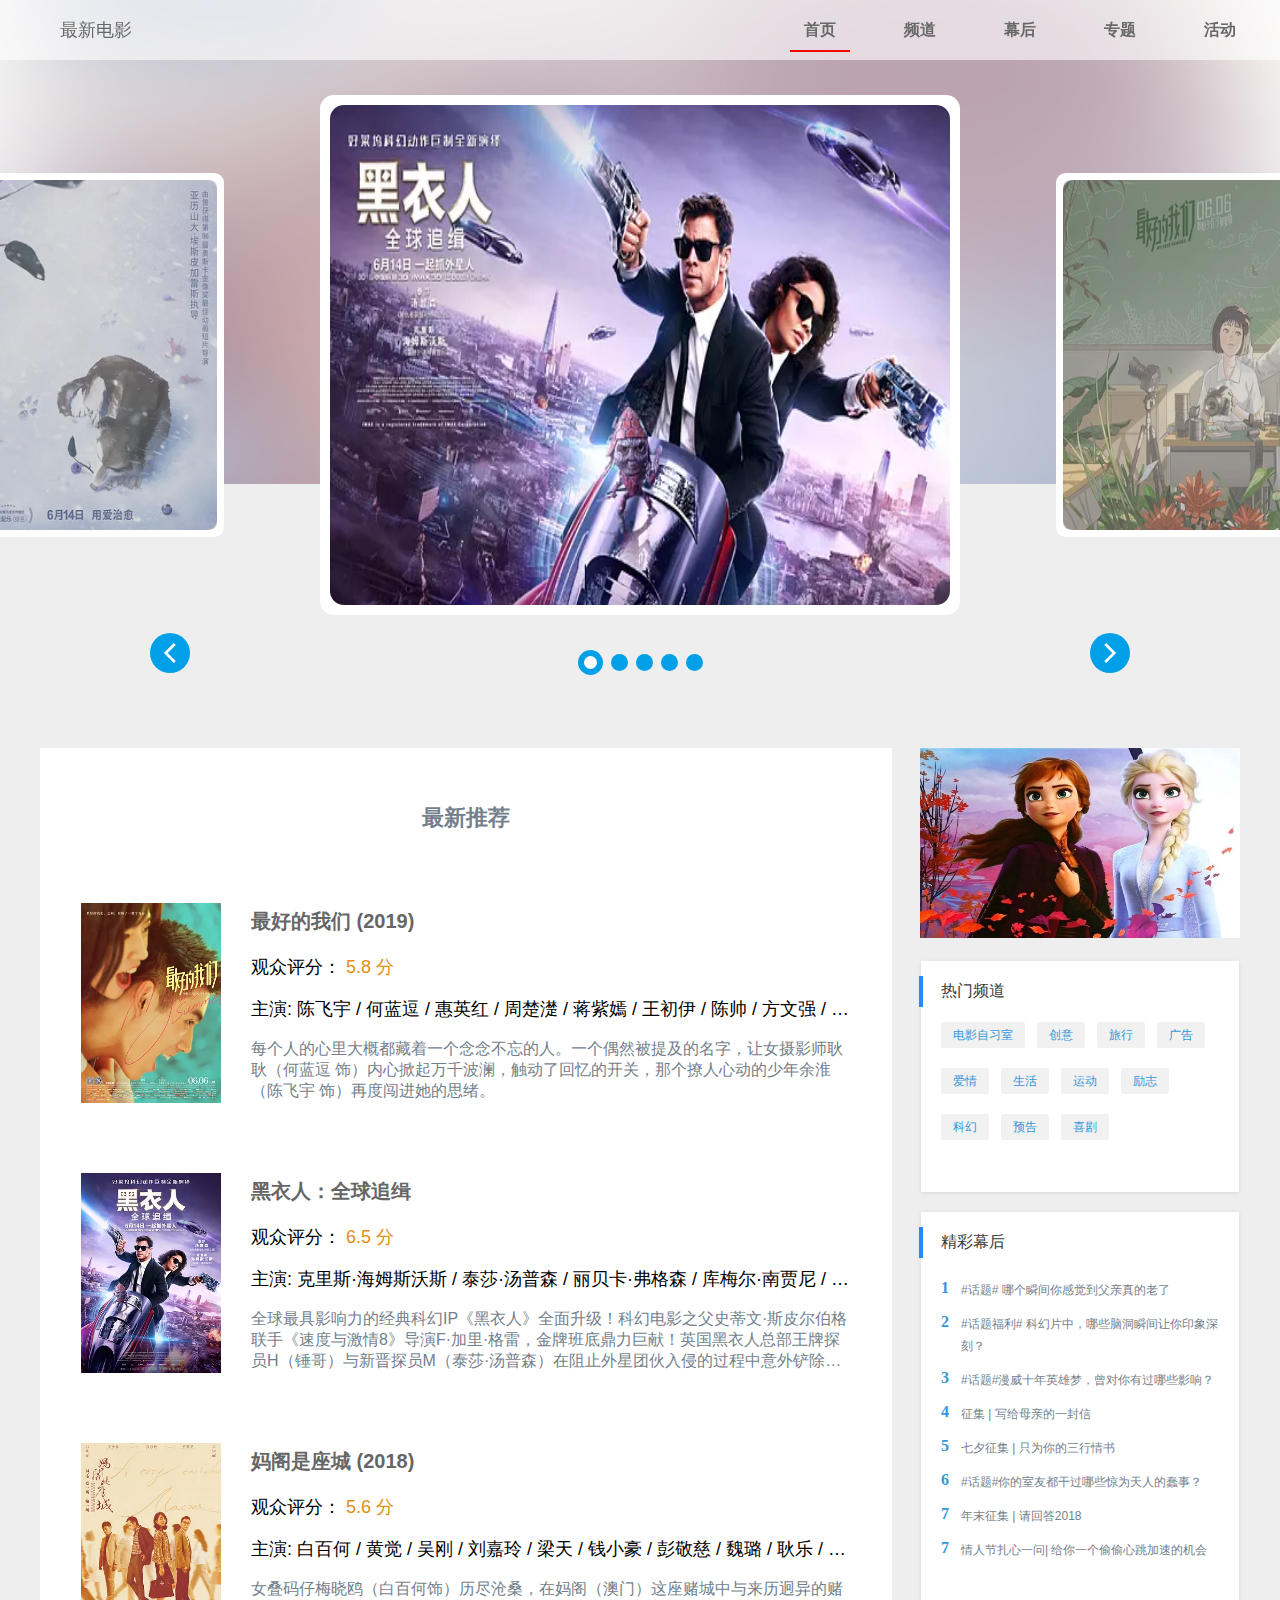
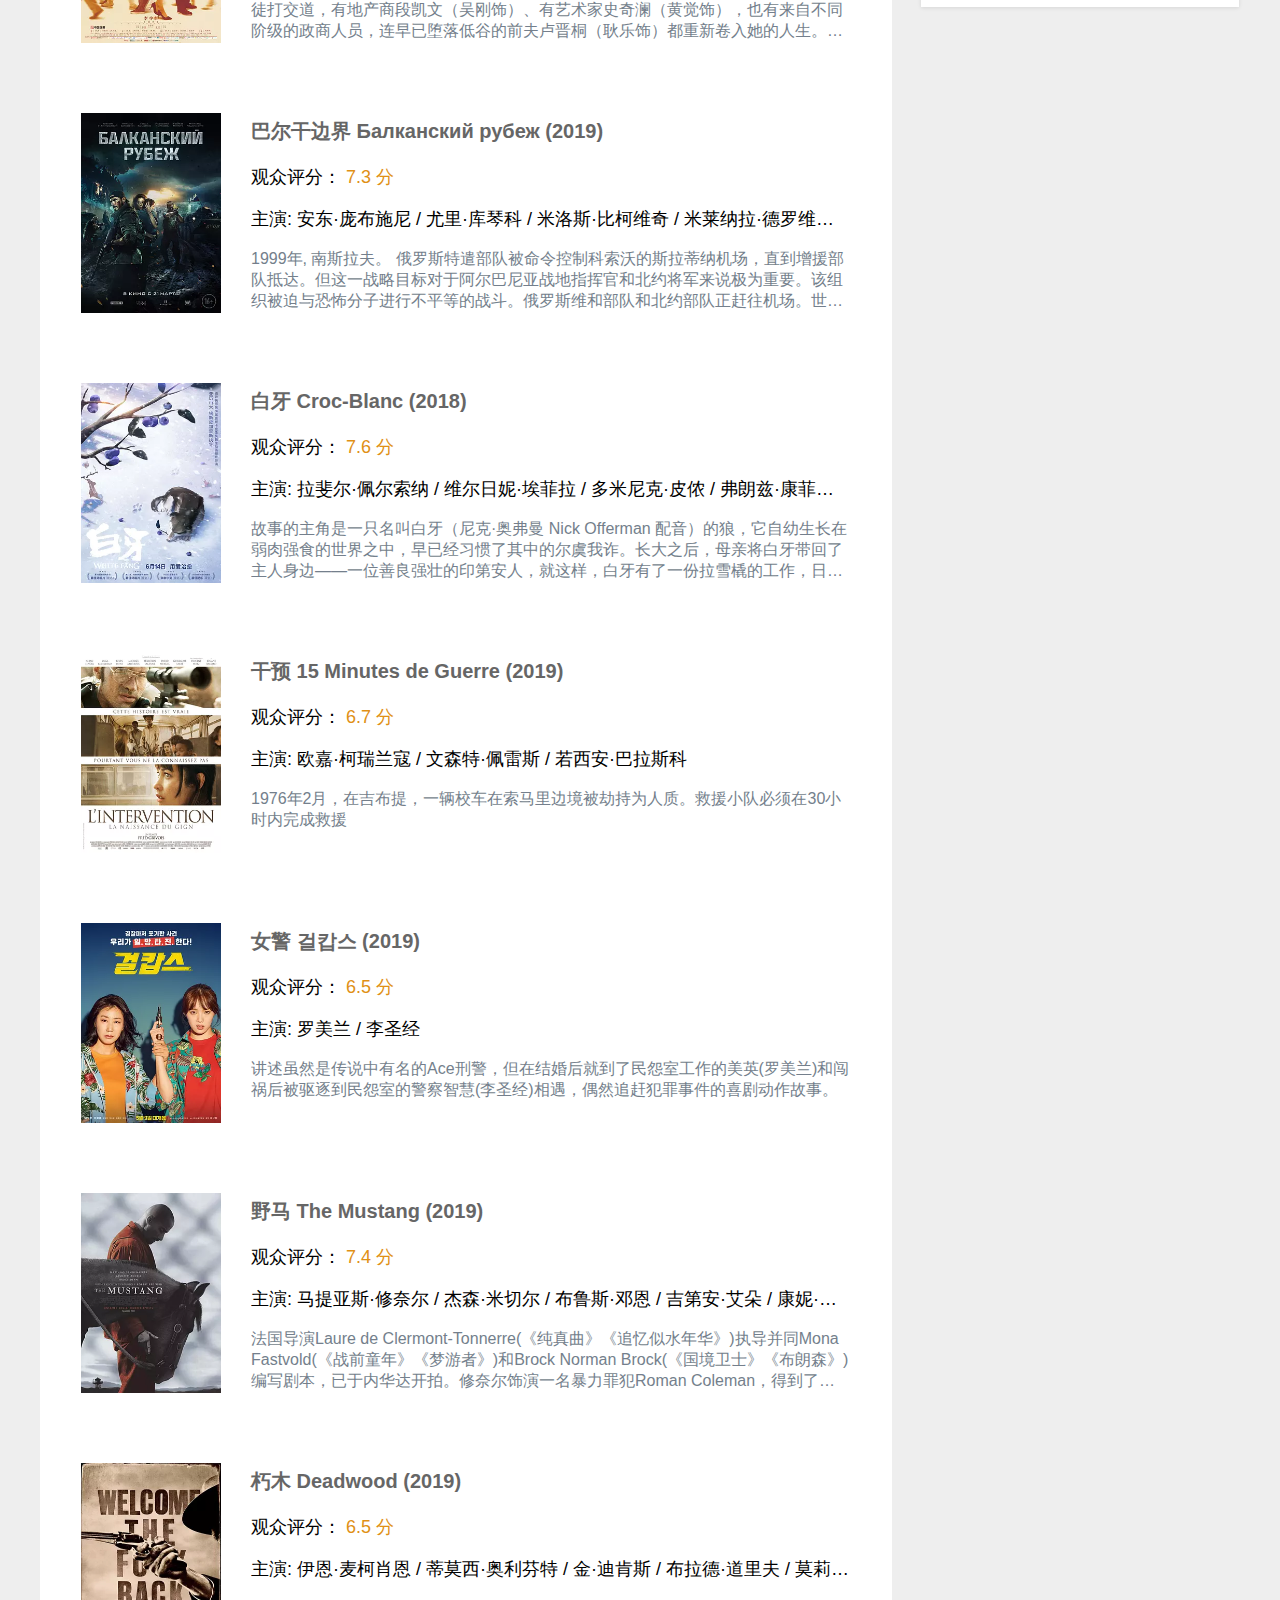
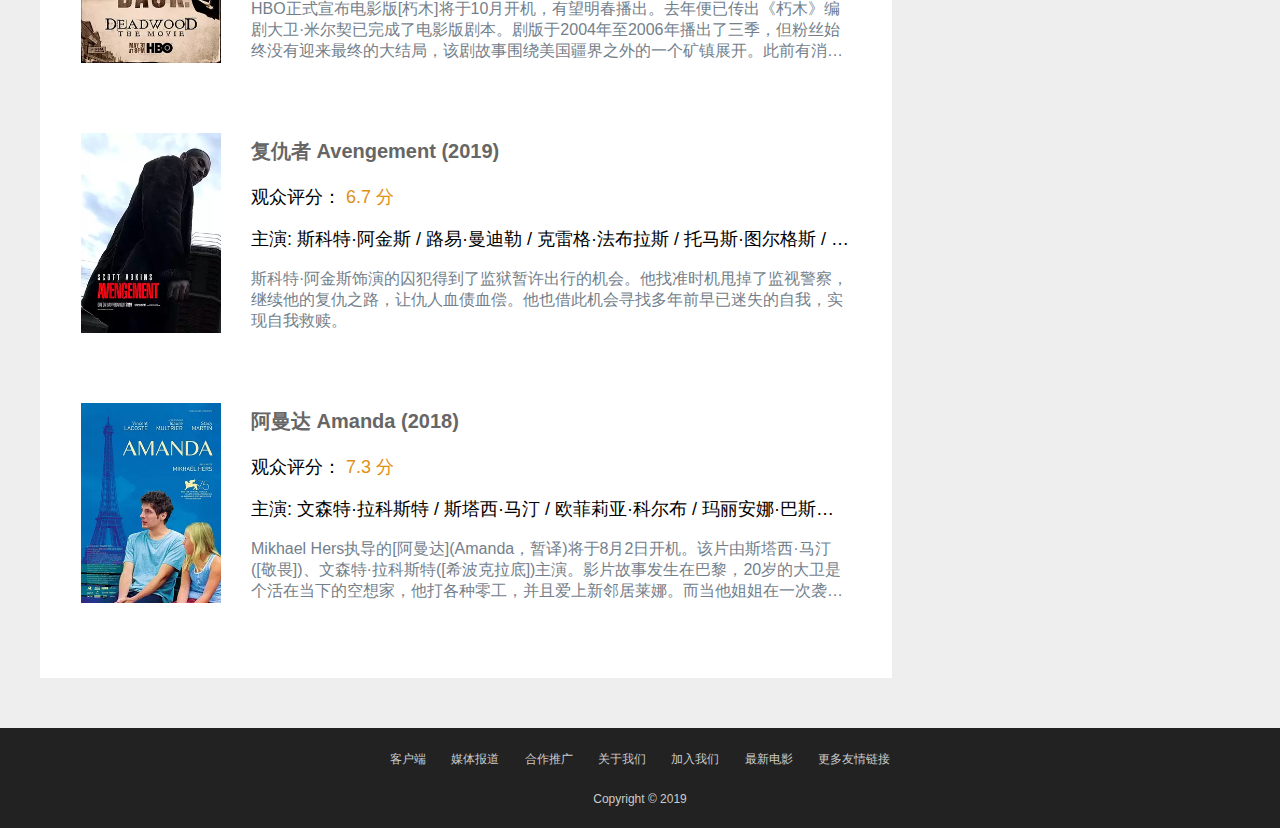
<file: index.html>
<!DOCTYPE html>
<html lang="en">

<head>
  <meta charset="utf-8">
  <title>最新电影</title>
  <link rel="stylesheet" href="css/base.css">
  <link rel="stylesheet" href="css/swiper.min.css">
  <link rel="stylesheet" href="css/index.css">
</head>

<body>
  <header>
    
  </header>
  <!-- Swiper -->
  <section class="pc-banner">
    <div class="swiper-container">
      <div class="swiper-wrapper">
        <div class="swiper-slide swiper-slide-center none-effect"><a href="#">
          <img height="500" src="images/file/hen/hyr.webp">
        </a></div>
        <div class="swiper-slide"><a href="#"><img height="500" src="images/file/hen/zhwm.webp"></a></div>
        <div class="swiper-slide"><a href="#"><img height="500" src="images/file/hen/gsl.webp"></a></div>
        <div class="swiper-slide"><a href="#"><img height="500" src="images/file/hen/jx.webp"></a></div>
        <div class="swiper-slide"><a href="#"><img height="500" src="images/file/hen/by.webp"></a></div>
      </div>
    </div>
    <div class="swiper-pagination"></div>
    <div class="button">
      <div class="swiper-button-prev"></div>
      <div class="swiper-button-next"></div>
    </div>
  </section>
  
  <section class="pc-main">
    <div class="pc-content">
      <div class="pcc-left"></div>
      <div class="pcc-right">
        <div class="one">
          <img src="images/5d0054e162629_cut.jpeg@600w_400h_1e_1c.jpg" alt="">
        </div>
        <div class="two">
          <div class="post-right-title">热门频道</div>
          <div class="tags">
            <p>电影自习室</p>
            <p>创意</p>
            <p>旅行</p>
            <p>广告</p>
            <p>爱情</p>
            <p>生活</p>
            <p>运动</p>
            <p>励志</p>
            <p>科幻</p>
            <p>预告</p>
            <p>喜剧</p>
          </div>
        </div>
        <div class="two">
            <div class="post-right-title">精彩幕后</div>
            <ul class="hot-list">
              <li>
                  <span class="hot-num">1</span>
                    #话题# 哪个瞬间你感觉到父亲真的老了
              </li>
              <li>
                  <span class="hot-num">2</span>
                  #话题福利# 科幻片中，哪些脑洞瞬间让你印象深刻？
              </li>
              <li>
                  <span class="hot-num">3</span>
                  #话题#漫威十年英雄梦，曾对你有过哪些影响？
              </li>
              <li>
                  <span class="hot-num">4</span>
                  征集 | 写给母亲的一封信
              </li>
              <li>
                  <span class="hot-num">5</span>
                  七夕征集 | 只为你的三行情书
              </li>
              <li>
                  <span class="hot-num">6</span>
                  #话题#你的室友都干过哪些惊为天人的蠢事？
              </li>
              <li>
                  <span class="hot-num">7</span>
                  年末征集 | 请回答2018
              </li>
              <li>
                  <span class="hot-num">7</span>
                  情人节扎心一问| 给你一个偷偷心跳加速的机会
              </li>
            </ul>
          </div>
      </div>
    </div>
  </section>
  <footer></footer>
  <script src="js/jquery.min.js"></script>
  <script src="js/swiper.min.js"></script>
  <script>
  window.onload = function () {
  var swiper = new Swiper('.swiper-container', {
    autoplay: 3000,
    speed: 1000,
    autoplayDisableOnInteraction: false,
    loop: true,
    centeredSlides: true,
    slidesPerView: 2,
    pagination: '.swiper-pagination',
    paginationClickable: true,
    prevButton: '.swiper-button-prev',
    nextButton: '.swiper-button-next',
    onInit: function (swiper) {
      swiper.slides[2].className = "swiper-slide swiper-slide-active";//第一次打开不要动画
    },
    breakpoints: {
      668: {
        slidesPerView: 1,
      }
    }
  });
}
  </script>
  <script src="js/base.js"></script>
  <script src="js/index.js"></script>
</body>

</html>
</file>
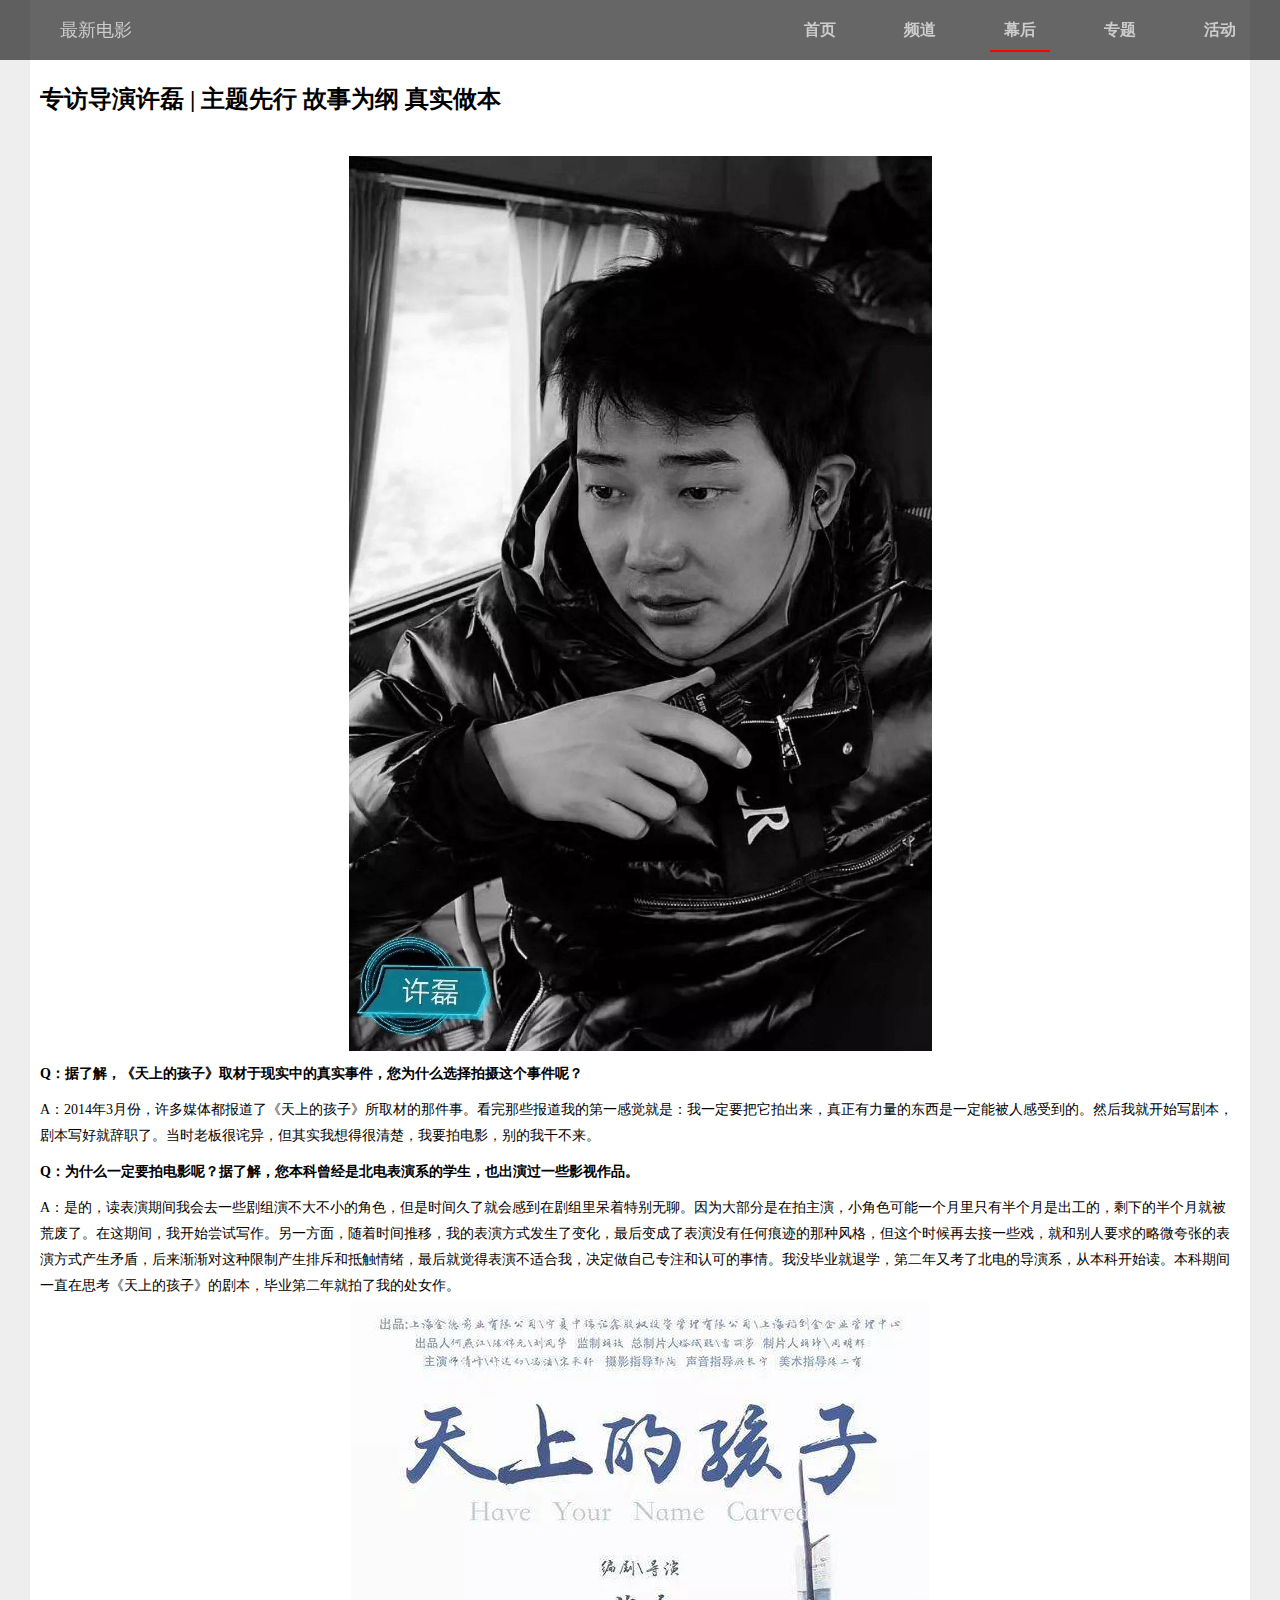
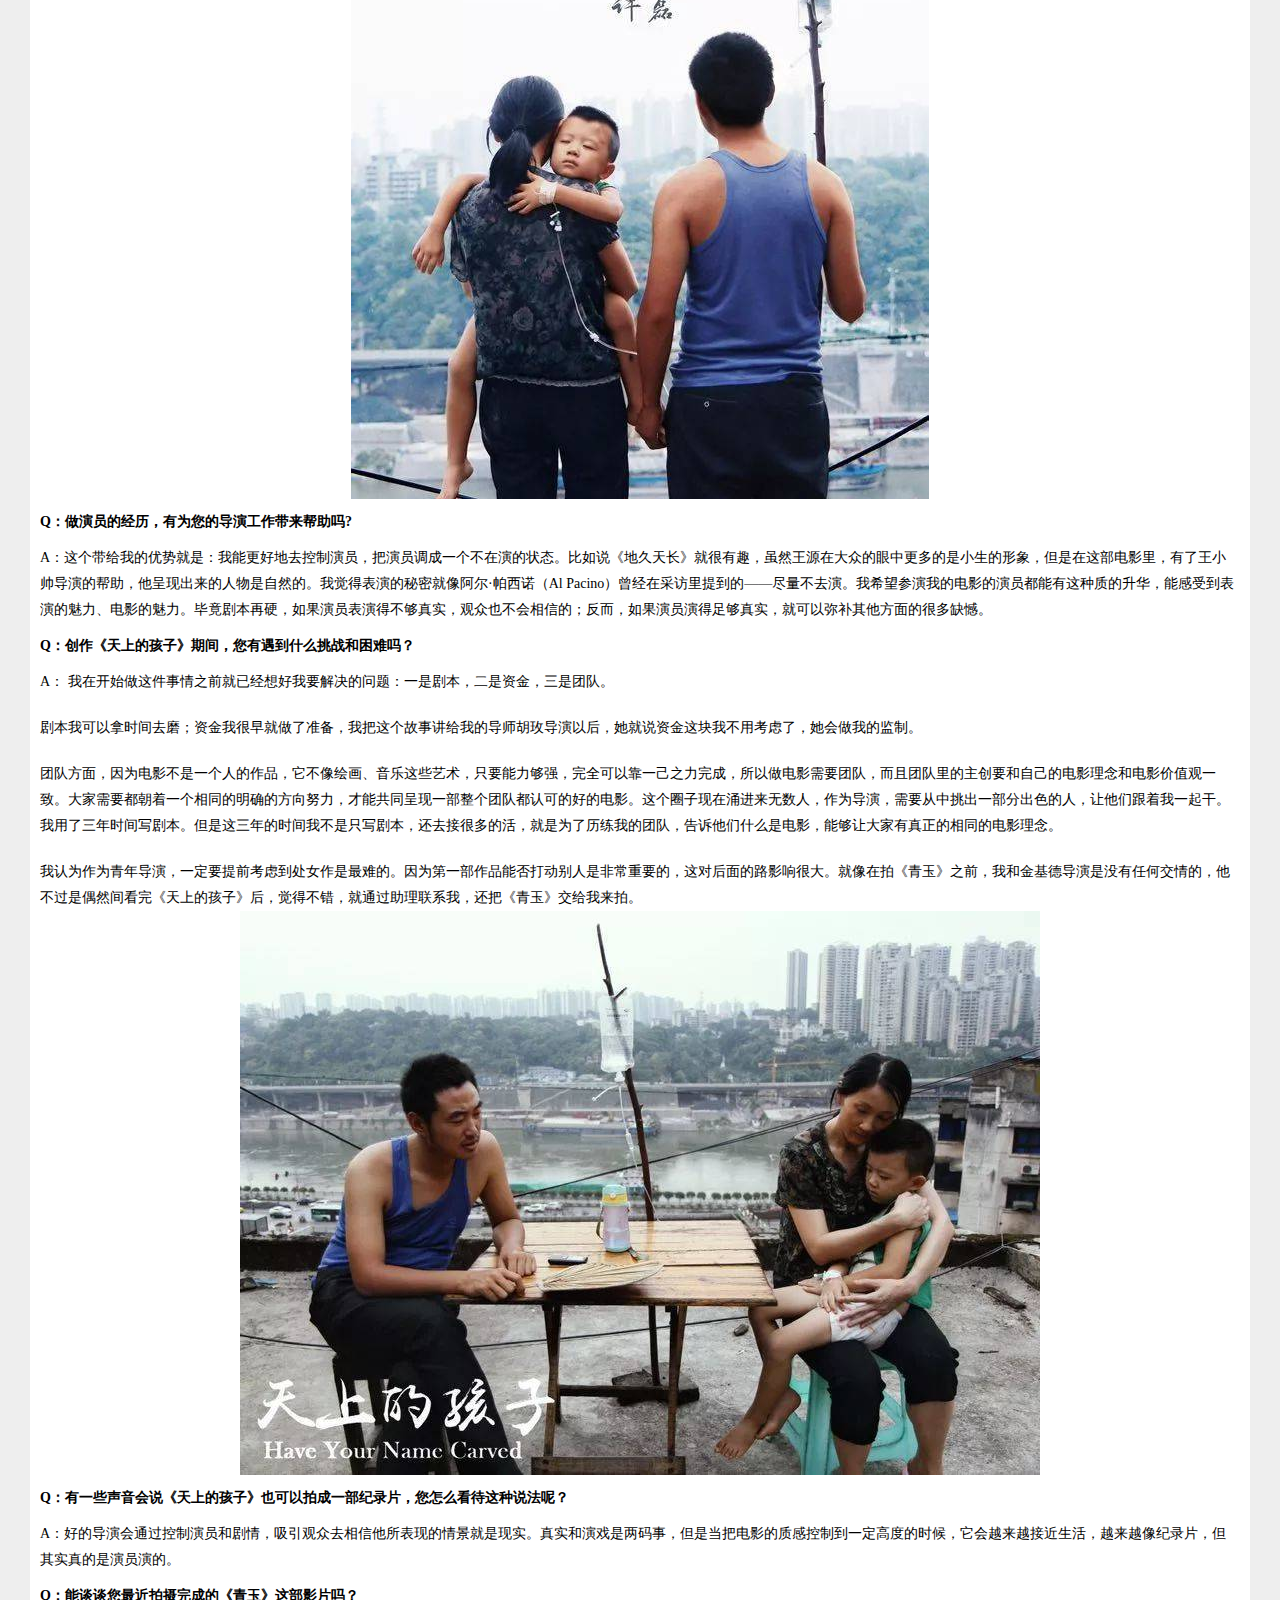
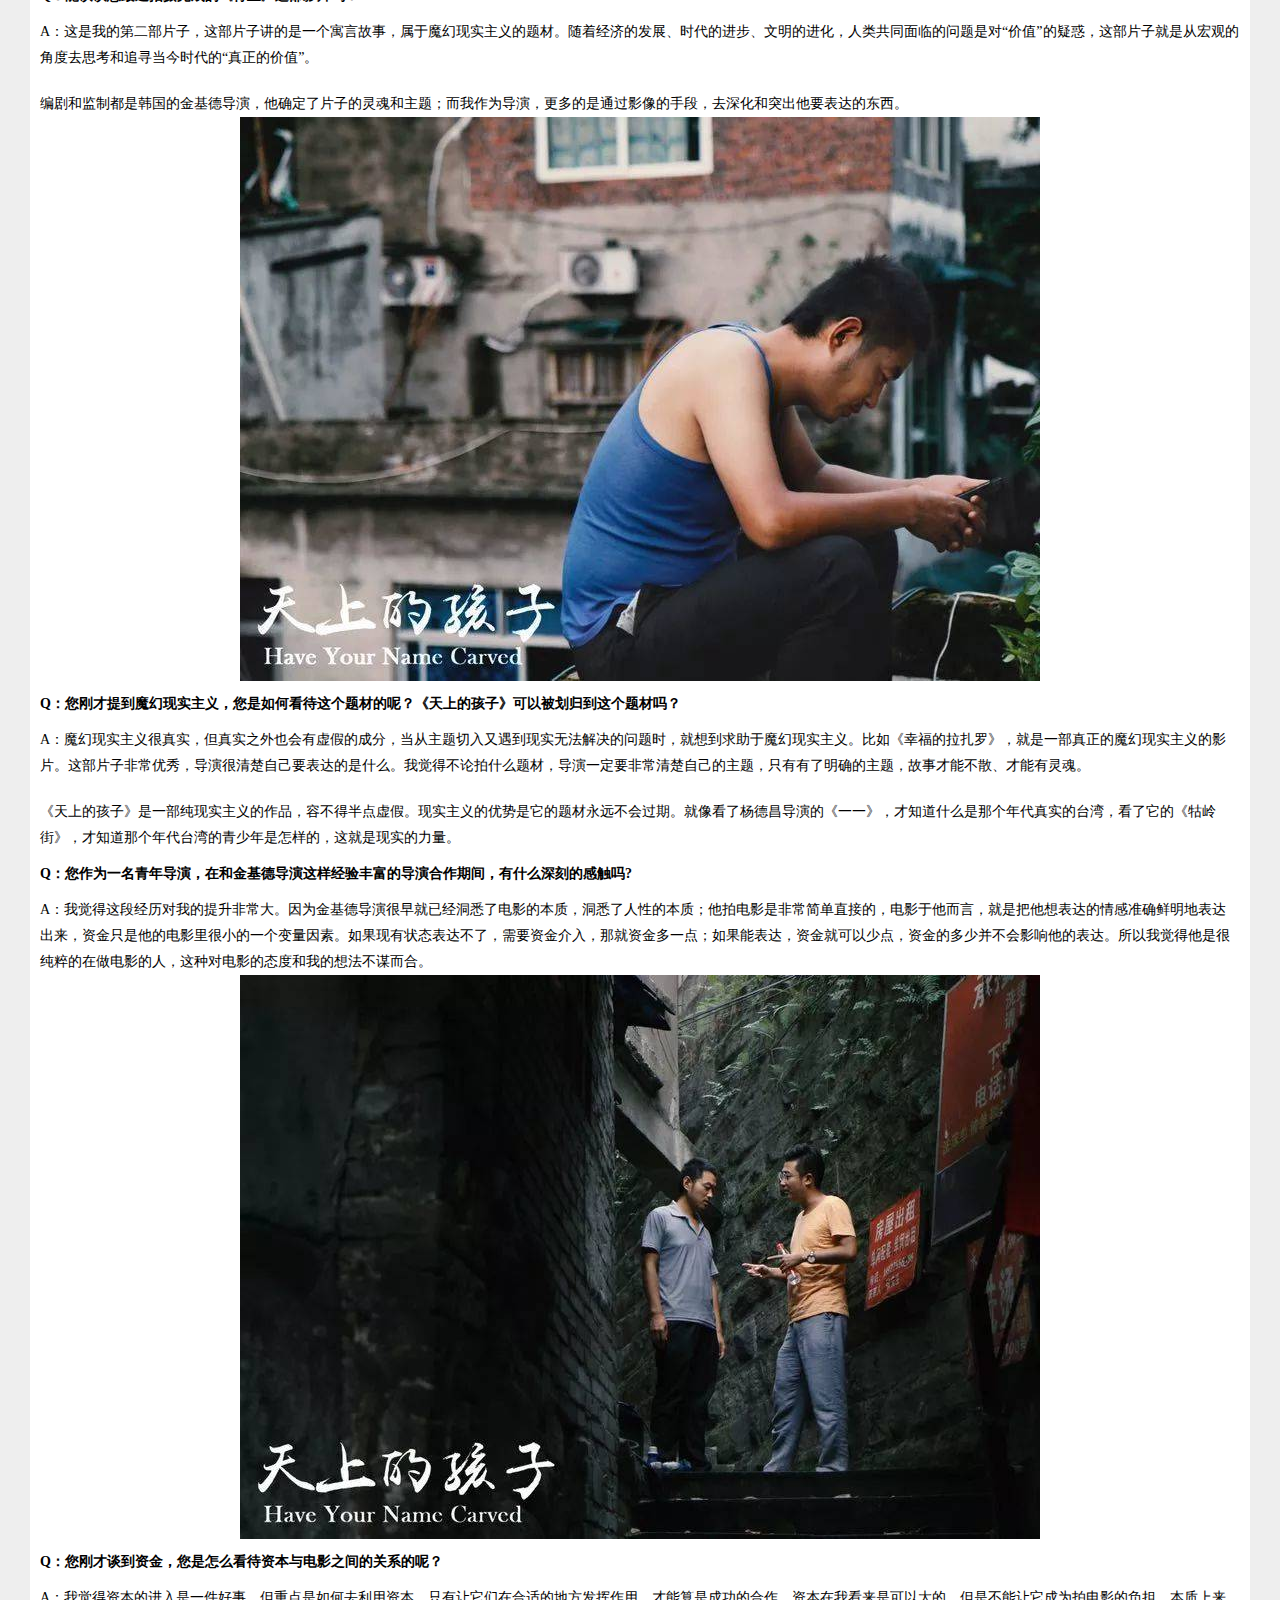
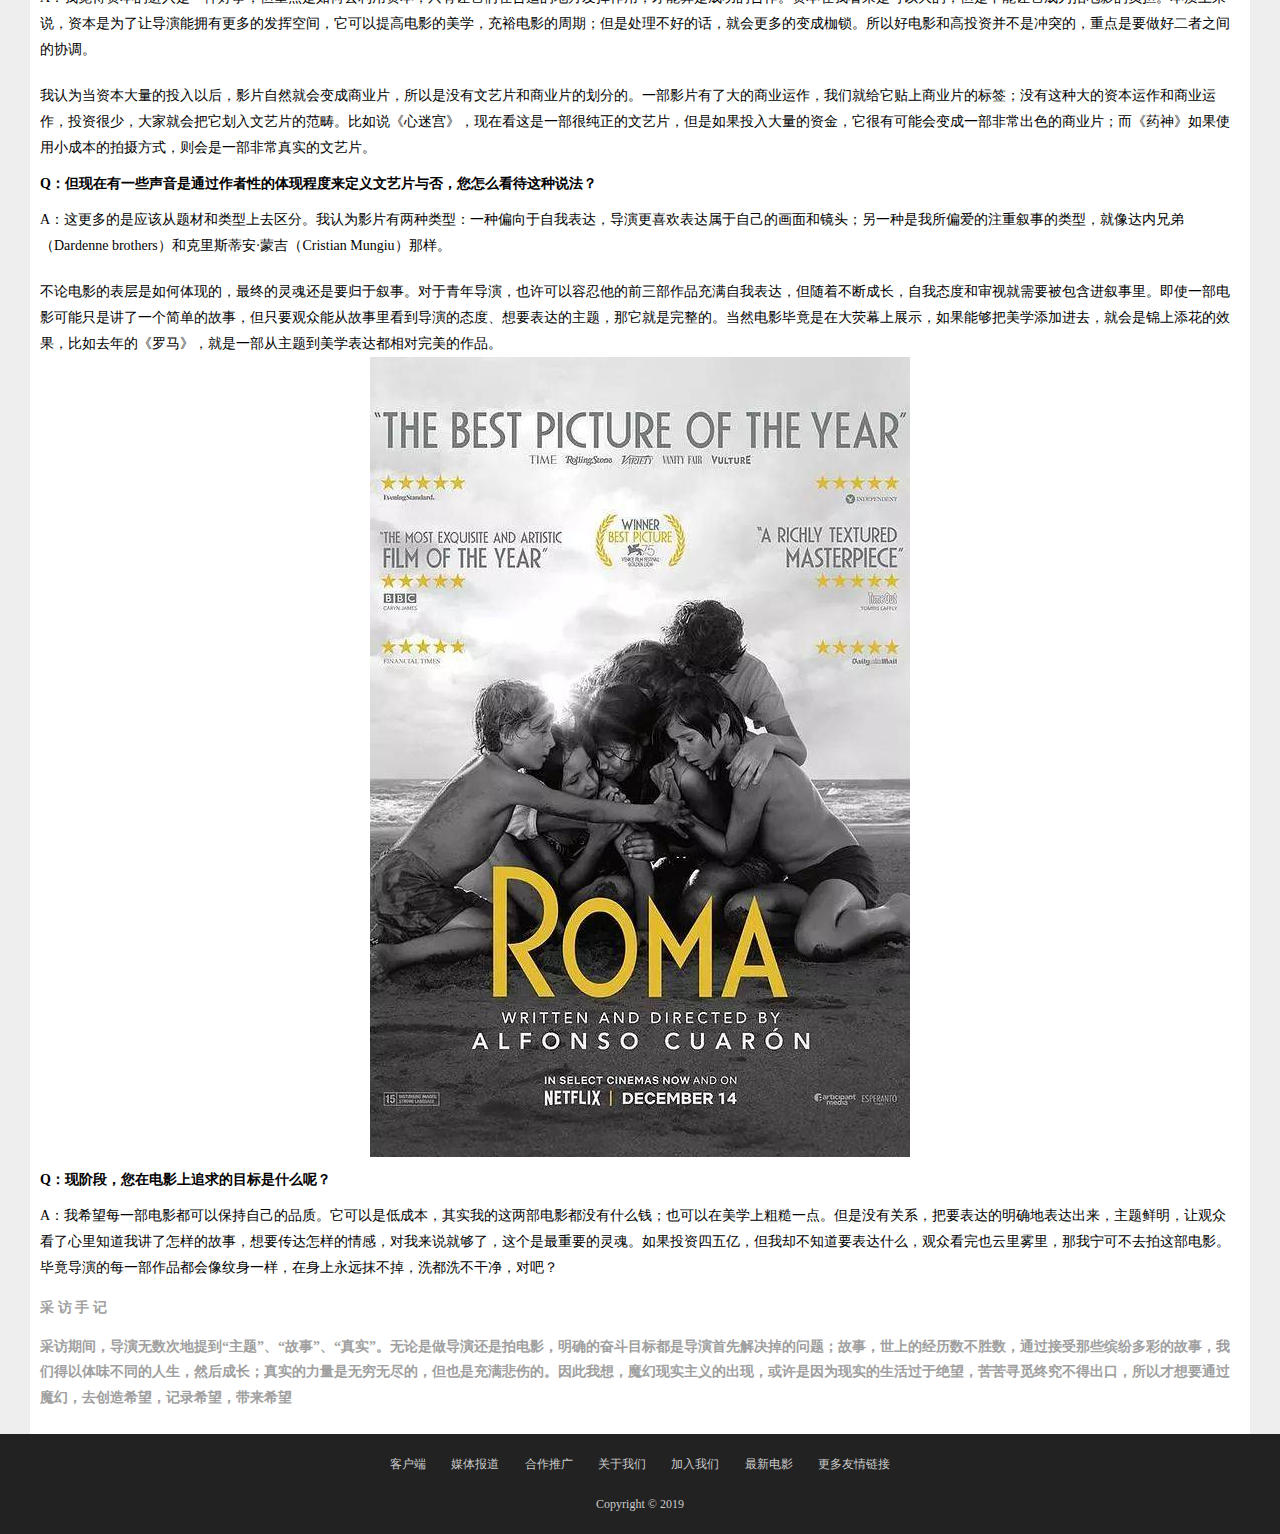
<file: muhou.html>
<!DOCTYPE html>
<html lang="en">
<head>
  <meta charset="UTF-8">
  <meta name="viewport" content="width=device-width, initial-scale=1.0">
  <meta http-equiv="X-UA-Compatible" content="ie=edge">
  <title>最新电影-幕后</title>
  <link rel="stylesheet" href="css/base.css">
  <link rel="stylesheet" href="css/muhou.css">
</head>
<body>
  <header></header>
  <section class="main">
    <div class="mh-main">
      <p class="tit">专访导演许磊 | 主题先行 故事为纲 真实做本</p>
      <img src="images/file/muhou/dy1.jpeg" width="583" alt="">
      <p>Q：据了解，《天上的孩子》取材于现实中的真实事件，您为什么选择拍摄这个事件呢？</p>
      <span>A：2014年3月份，许多媒体都报道了《天上的孩子》所取材的那件事。看完那些报道我的第一感觉就是：我一定要把它拍出来，真正有力量的东西是一定能被人感受到的。然后我就开始写剧本，剧本写好就辞职了。当时老板很诧异，但其实我想得很清楚，我要拍电影，别的我干不来。</span>
      <p>Q：为什么一定要拍电影呢？据了解，您本科曾经是北电表演系的学生，也出演过一些影视作品。</p>
      <span>A：是的，读表演期间我会去一些剧组演不大不小的角色，但是时间久了就会感到在剧组里呆着特别无聊。因为大部分是在拍主演，小角色可能一个月里只有半个月是出工的，剩下的半个月就被荒废了。在这期间，我开始尝试写作。另一方面，随着时间推移，我的表演方式发生了变化，最后变成了表演没有任何痕迹的那种风格，但这个时候再去接一些戏，就和别人要求的略微夸张的表演方式产生矛盾，后来渐渐对这种限制产生排斥和抵触情绪，最后就觉得表演不适合我，决定做自己专注和认可的事情。我没毕业就退学，第二年又考了北电的导演系，从本科开始读。本科期间一直在思考《天上的孩子》的剧本，毕业第二年就拍了我的处女作。</span>
      <img src="images/file/muhou/tsdhz.jpeg" alt="">
      <p>Q：做演员的经历，有为您的导演工作带来帮助吗?</p>
      <span>A：这个带给我的优势就是：我能更好地去控制演员，把演员调成一个不在演的状态。比如说《地久天长》就很有趣，虽然王源在大众的眼中更多的是小生的形象，但是在这部电影里，有了王小帅导演的帮助，他呈现出来的人物是自然的。我觉得表演的秘密就像阿尔·帕西诺（Al Pacino）曾经在采访里提到的——尽量不去演。我希望参演我的电影的演员都能有这种质的升华，能感受到表演的魅力、电影的魅力。毕竟剧本再硬，如果演员表演得不够真实，观众也不会相信的；反而，如果演员演得足够真实，就可以弥补其他方面的很多缺憾。</span>
      <p>Q：创作《天上的孩子》期间，您有遇到什么挑战和困难吗？</p>
      <span>A： 我在开始做这件事情之前就已经想好我要解决的问题：一是剧本，二是资金，三是团队。        </span>
      <span class="du">剧本我可以拿时间去磨；资金我很早就做了准备，我把这个故事讲给我的导师胡玫导演以后，她就说资金这块我不用考虑了，她会做我的监制。</span>
      <span class="du">团队方面，因为电影不是一个人的作品，它不像绘画、音乐这些艺术，只要能力够强，完全可以靠一己之力完成，所以做电影需要团队，而且团队里的主创要和自己的电影理念和电影价值观一致。大家需要都朝着一个相同的明确的方向努力，才能共同呈现一部整个团队都认可的好的电影。这个圈子现在涌进来无数人，作为导演，需要从中挑出一部分出色的人，让他们跟着我一起干。我用了三年时间写剧本。但是这三年的时间我不是只写剧本，还去接很多的活，就是为了历练我的团队，告诉他们什么是电影，能够让大家有真正的相同的电影理念。</span>
      <span class="du">我认为作为青年导演，一定要提前考虑到处女作是最难的。因为第一部作品能否打动别人是非常重要的，这对后面的路影响很大。就像在拍《青玉》之前，我和金基德导演是没有任何交情的，他不过是偶然间看完《天上的孩子》后，觉得不错，就通过助理联系我，还把《青玉》交给我来拍。</span>
      <img src="images/file/muhou/tsdhz1.jpeg" alt="">
      <p>Q：有一些声音会说《天上的孩子》也可以拍成一部纪录片，您怎么看待这种说法呢？</p>
      <span>A：好的导演会通过控制演员和剧情，吸引观众去相信他所表现的情景就是现实。真实和演戏是两码事，但是当把电影的质感控制到一定高度的时候，它会越来越接近生活，越来越像纪录片，但其实真的是演员演的。</span>
      <p>Q：能谈谈您最近拍摄完成的《青玉》这部影片吗？</p>
      <span>A：这是我的第二部片子，这部片子讲的是一个寓言故事，属于魔幻现实主义的题材。随着经济的发展、时代的进步、文明的进化，人类共同面临的问题是对“价值”的疑惑，这部片子就是从宏观的角度去思考和追寻当今时代的“真正的价值”。</span>
      <span class="du">编剧和监制都是韩国的金基德导演，他确定了片子的灵魂和主题；而我作为导演，更多的是通过影像的手段，去深化和突出他要表达的东西。</span>
      <img src="images/file/muhou/tsdhz2.jpeg" alt="">
      <p>Q：您刚才提到魔幻现实主义，您是如何看待这个题材的呢？《天上的孩子》可以被划归到这个题材吗？</p>
      <span>A：魔幻现实主义很真实，但真实之外也会有虚假的成分，当从主题切入又遇到现实无法解决的问题时，就想到求助于魔幻现实主义。比如《幸福的拉扎罗》，就是一部真正的魔幻现实主义的影片。这部片子非常优秀，导演很清楚自己要表达的是什么。我觉得不论拍什么题材，导演一定要非常清楚自己的主题，只有有了明确的主题，故事才能不散、才能有灵魂。</span>
      <span class="du">《天上的孩子》是一部纯现实主义的作品，容不得半点虚假。现实主义的优势是它的题材永远不会过期。就像看了杨德昌导演的《一一》，才知道什么是那个年代真实的台湾，看了它的《牯岭街》，才知道那个年代台湾的青少年是怎样的，这就是现实的力量。</span>
      <p>Q：您作为一名青年导演，在和金基德导演这样经验丰富的导演合作期间，有什么深刻的感触吗?</p>
      <span>A：我觉得这段经历对我的提升非常大。因为金基德导演很早就已经洞悉了电影的本质，洞悉了人性的本质；他拍电影是非常简单直接的，电影于他而言，就是把他想表达的情感准确鲜明地表达出来，资金只是他的电影里很小的一个变量因素。如果现有状态表达不了，需要资金介入，那就资金多一点；如果能表达，资金就可以少点，资金的多少并不会影响他的表达。所以我觉得他是很纯粹的在做电影的人，这种对电影的态度和我的想法不谋而合。</span>
      <img src="images/file/muhou/tsdhz3.jpeg" alt="">
      <p>Q：您刚才谈到资金，您是怎么看待资本与电影之间的关系的呢？</p>
      <span>A：我觉得资本的进入是一件好事，但重点是如何去利用资本，只有让它们在合适的地方发挥作用，才能算是成功的合作。资本在我看来是可以大的，但是不能让它成为拍电影的负担。本质上来说，资本是为了让导演能拥有更多的发挥空间，它可以提高电影的美学，充裕电影的周期；但是处理不好的话，就会更多的变成枷锁。所以好电影和高投资并不是冲突的，重点是要做好二者之间的协调。</span>
      <span class="du">我认为当资本大量的投入以后，影片自然就会变成商业片，所以是没有文艺片和商业片的划分的。一部影片有了大的商业运作，我们就给它贴上商业片的标签；没有这种大的资本运作和商业运作，投资很少，大家就会把它划入文艺片的范畴。比如说《心迷宫》，现在看这是一部很纯正的文艺片，但是如果投入大量的资金，它很有可能会变成一部非常出色的商业片；而《药神》如果使用小成本的拍摄方式，则会是一部非常真实的文艺片。        </span>
      <p>Q：但现在有一些声音是通过作者性的体现程度来定义文艺片与否，您怎么看待这种说法？</p>
      <span>A：这更多的是应该从题材和类型上去区分。我认为影片有两种类型：一种偏向于自我表达，导演更喜欢表达属于自己的画面和镜头；另一种是我所偏爱的注重叙事的类型，就像达内兄弟（Dardenne brothers）和克里斯蒂安·蒙吉（Cristian Mungiu）那样。</span>
      <span class="du">不论电影的表层是如何体现的，最终的灵魂还是要归于叙事。对于青年导演，也许可以容忍他的前三部作品充满自我表达，但随着不断成长，自我态度和审视就需要被包含进叙事里。即使一部电影可能只是讲了一个简单的故事，但只要观众能从故事里看到导演的态度、想要表达的主题，那它就是完整的。当然电影毕竟是在大荧幕上展示，如果能够把美学添加进去，就会是锦上添花的效果，比如去年的《罗马》，就是一部从主题到美学表达都相对完美的作品。        </span>
      <img src="images/file/muhou/afs.jpeg" alt="">
      <p>Q：现阶段，您在电影上追求的目标是什么呢？</p>
      <span>A：我希望每一部电影都可以保持自己的品质。它可以是低成本，其实我的这两部电影都没有什么钱；也可以在美学上粗糙一点。但是没有关系，把要表达的明确地表达出来，主题鲜明，让观众看了心里知道我讲了怎样的故事，想要传达怎样的情感，对我来说就够了，这个是最重要的灵魂。如果投资四五亿，但我却不知道要表达什么，观众看完也云里雾里，那我宁可不去拍这部电影。毕竟导演的每一部作品都会像纹身一样，在身上永远抹不掉，洗都洗不干净，对吧？</span>
      <div class="jieshu">
        <p>采 访 手 记</p>
        <p>采访期间，导演无数次地提到“主题”、“故事”、“真实”。无论是做导演还是拍电影，明确的奋斗目标都是导演首先解决掉的问题；故事，世上的经历数不胜数，通过接受那些缤纷多彩的故事，我们得以体味不同的人生，然后成长；真实的力量是无穷无尽的，但也是充满悲伤的。因此我想，魔幻现实主义的出现，或许是因为现实的生活过于绝望，苦苦寻觅终究不得出口，所以才想要通过魔幻，去创造希望，记录希望，带来希望</p>
      </div>
    </div>
  </section>
  <footer></footer>
  <script src="js/jquery.min.js"></script>
  <script src="js/base.js"></script>
</body>
</html>
</file>
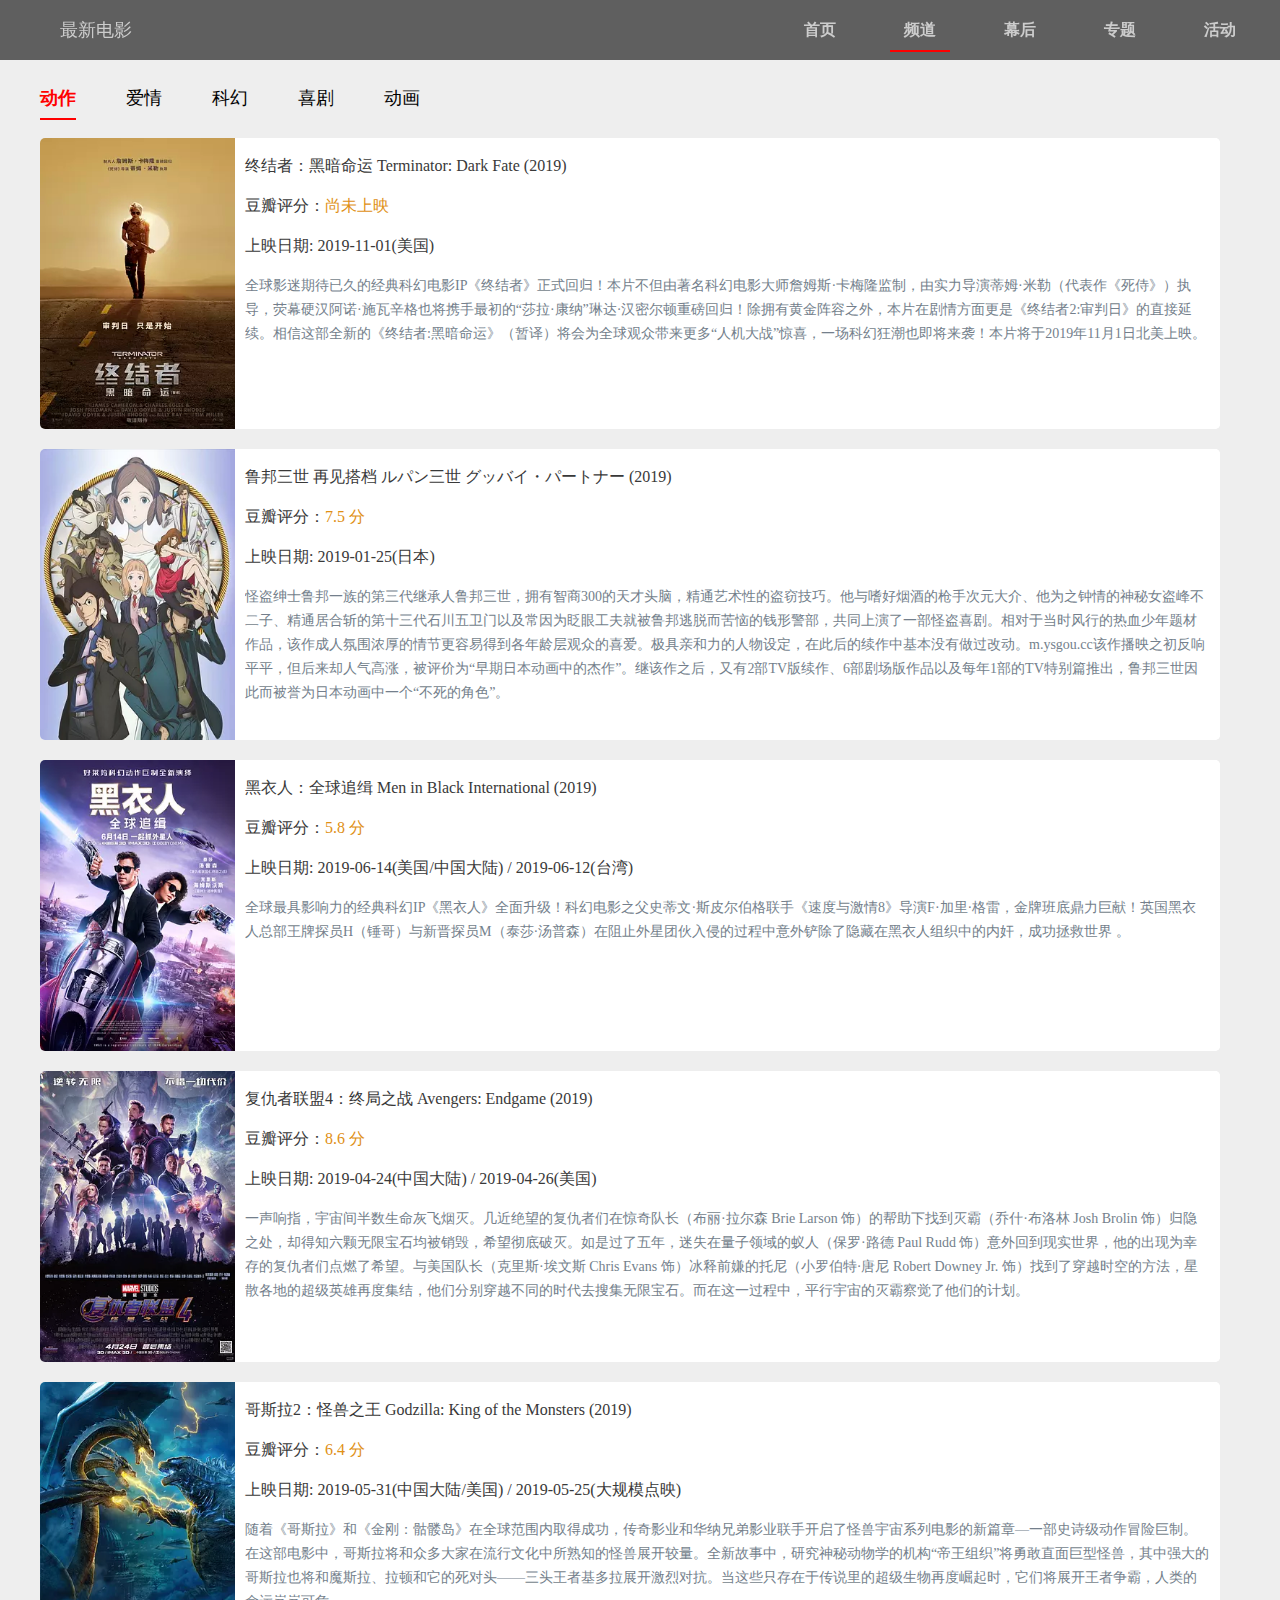
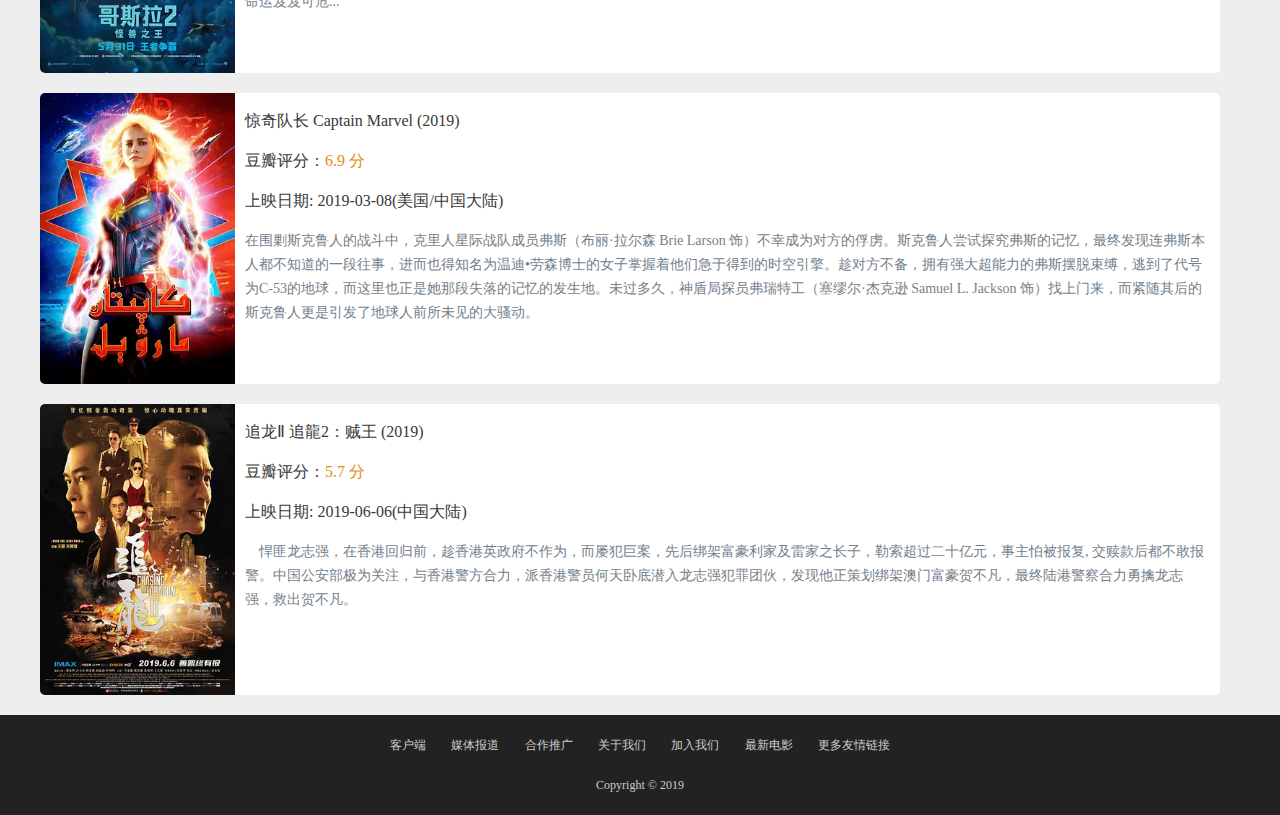
<file: pingdao.html>
<!DOCTYPE html>
<html lang="en">
<head>
    <meta charset="UTF-8">
    <meta name="viewport" content="width=device-width, initial-scale=1.0">
    <meta http-equiv="X-UA-Compatible" content="ie=edge">
    <title>最新电影-频道</title>
    <link rel="stylesheet" href="css/base.css">
    <link rel="stylesheet" href="css/pindao.css">
</head>
<body>
    <header></header>
    <section class="main">
        <div class="pd-main">
            <div class="pd-m-solt">
                <p id="act" class="solt-active">动作</p>
                <p id="love">爱情</p>
                <p id="science">科幻</p>
                <p id="comedy">喜剧</p>
                <p id="cartoon">动画</p>
            </div>
            <div class="pd-m-content">
                <div class="pn-m-pre">
                    <div class="pm-left">
                        <img src="images/file/donzuo/zjz.webp" class="pre-img">
                        <div class="pn-m-mask">点击观看</div>
                    </div>
                    <div class="pm-right">
                        <p>终结者：黑暗命运 Terminator: Dark Fate‎ (2019)</p>
                        <p>豆瓣评分：<span class="pmr-score">尚未上映</span></p>
                        <p>上映日期: 2019-11-01(美国)</p>
                        <p class="pm-r-desc ffive">全球影迷期待已久的经典科幻电影IP《终结者》正式回归！本片不但由著名科幻电影大师詹姆斯·卡梅隆监制，由实力导演蒂姆·米勒（代表作《死侍》）执导，荧幕硬汉阿诺·施瓦辛格也将携手最初的“莎拉·康纳”琳达·汉密尔顿重磅回归！除拥有黄金阵容之外，本片在剧情方面更是《终结者2:审判日》的直接延续。相信这部全新的《终结者:黑暗命运》（暂译）将会为全球观众带来更多“人机大战”惊喜，一场科幻狂潮也即将来袭！本片将于2019年11月1日北美上映。</p>
                    </div>
                </div>
                <div class="pn-m-pre">
                        <div class="pm-left">
                            <img src="images/file/donzuo/zjz.webp" class="pre-img">
                            <div class="pn-m-mask">点击观看</div>
                        </div>
                        <div class="pm-right">
                            <p>终结者：黑暗命运 Terminator: Dark Fate‎ (2019)</p>
                            
                            <p class="pm-r-desc ffive">全球影迷期待已久的经典科幻电影IP《终结者》正式回归！本片不但由著名科幻电影大师詹姆斯·卡梅隆监制，由实力导演蒂姆·米勒（代表作《死侍》）执导，荧幕硬汉阿诺·施瓦辛格也将携手最初的“莎拉·康纳”琳达·汉密尔顿重磅回归！除拥有黄金阵容之外，本片在剧情方面更是《终结者2:审判日》的直接延续。相信这部全新的《终结者:黑暗命运》（暂译）将会为全球观众带来更多“人机大战”惊喜，一场科幻狂潮也即将来袭！本片将于2019年11月1日北美上映。</p>
                        </div>
                    </div>
            </div>
        </div>
    </section>
    <footer></footer>
    <script src="js/jquery.min.js"></script>
    <script src="js/base.js"></script>
    <script src="js/pindao.js"></script>
</body>
</html>
</file>
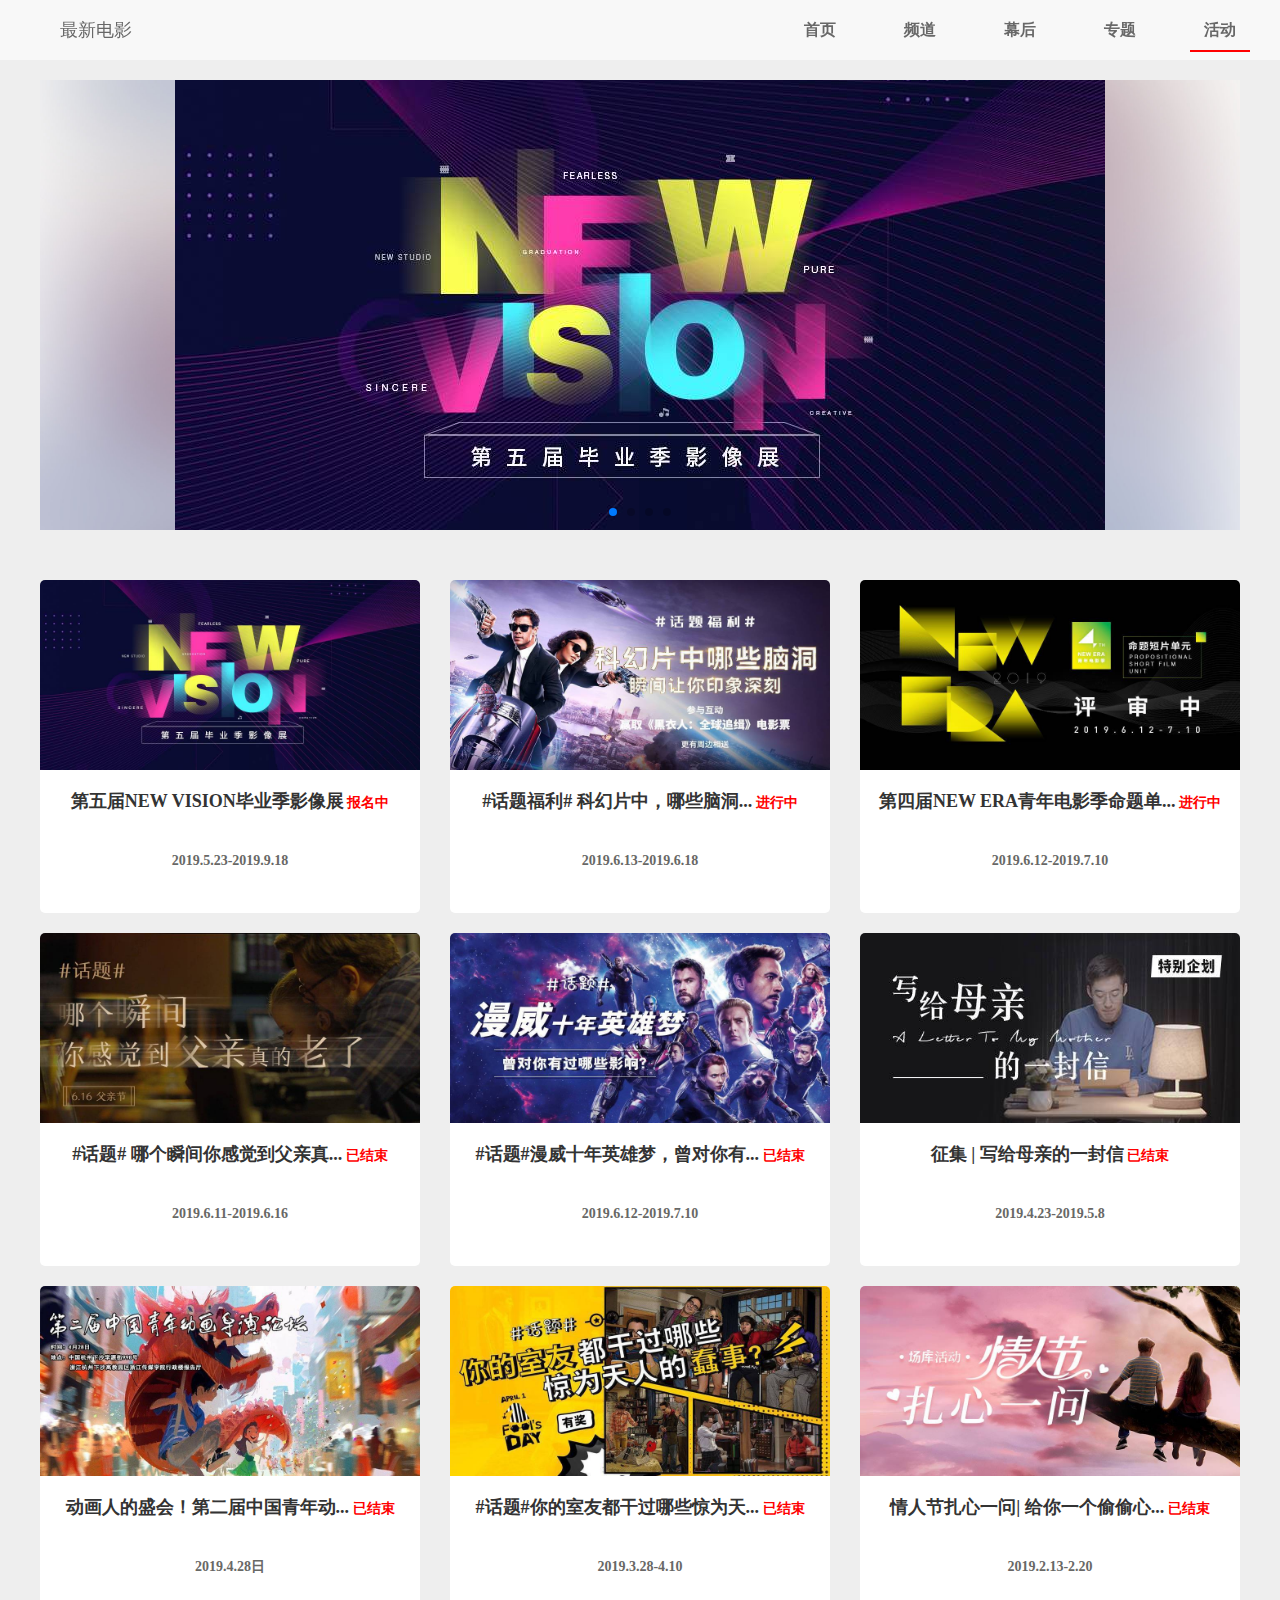
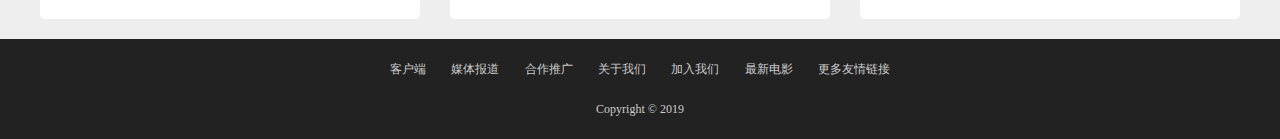
<file: shaky.html>
<!DOCTYPE html>
<html lang="en">
<head>
  <meta charset="UTF-8">
  <meta name="viewport" content="width=device-width, initial-scale=1.0">
  <meta http-equiv="X-UA-Compatible" content="ie=edge">
  <title>最新电影-活动</title>
  <link rel="stylesheet" href="css/swiper.min.css">
  <link rel="stylesheet" href="css/base.css">
  <link rel="stylesheet" href="css/shaky.css">
</head>
<body>
  <header></header>
  <section class="main">
    <div class="sa-main">
        <div class="swiper-container">
            <div class="swiper-wrapper">
                <div class="swiper-slide" style="background: url('images/top_main_bg01.jpg') no-repeat;
                background-size: 100% 100%;">
                  <img src="images/file/shaky/1 (1).jpg" alt="" srcset="">
                </div>
                <div class="swiper-slide" style="background: url('images/top_main_bg01.jpg') no-repeat;
                background-size: 100% 100%;">
                    <img src="images/file/shaky/1 (2).jpg" alt="" srcset="">
                </div>
                <div class="swiper-slide" style="background: url('images/top_main_bg01.jpg') no-repeat;
                background-size: 100% 100%;">
                    <img src="images/file/shaky/1 (3).jpg" alt="" srcset="">
                </div>
                <div class="swiper-slide" style="background: url('images/top_main_bg01.jpg') no-repeat;
                background-size: 100% 100%;">
                    <img src="images/file/shaky/1 (4).jpg" alt="" srcset="">
                </div>
            </div>
            <!-- Add Pagination -->
            <div class="swiper-pagination"></div>
        </div>
        <div class="sa-content">
          
        </div>
    </div>
  </section>
  <footer></footer>
  <script src="js/swiper.min.js"></script>
  <script src="js/jquery.min.js"></script>
  <script src="js/base.js"></script>
  <script src="js/shaky.js"></script>
  <script>
      var swiper = new Swiper('.swiper-container', {
          zoom: true,
          autoplay:5000,
          loop:true,
          paginationClickable: true,
          pagination: '.swiper-pagination',
          nextButton: '.swiper-button-next',
          prevButton: '.swiper-button-prev',
          effect : 'fade',
      });
      </script>
</body>
</html>
</file>
<file: css/base.css>
body{
    margin:0;padding: 0;
    background: #eee;
}
a {
    color: #14191e;
    text-decoration: none;
}

a:hover {
    color: #f01400;
}
.fone{
display: -webkit-box;
-webkit-box-orient: vertical;
-webkit-line-clamp: 1;
overflow: hidden;
}
.fthree{
    display: -webkit-box;
    -webkit-box-orient: vertical;
    -webkit-line-clamp: 3;
    overflow: hidden;
}
.ffive{
    display: -webkit-box;
    -webkit-box-orient: vertical;
    -webkit-line-clamp: 5;
    overflow: hidden;
}
.headeractive{
    color: #fff;
    background: rgba(0, 0, 0, 0.4) !important;
}
.headeractive a{
    color: #fff !important;
}
/* 头部开始 */
.header {
    position: fixed;
    top: 0px;
    left: 0px;
    right: 0px;
    z-index: 2;
    height: 60px;
    background-color: rgba(255,255,255,0.6);
    color: #000;
}
.header a{
    color: #686868;
}
/* a{
    color: #fff;
} */
.header__logo {
    float: left;
    height: 40px;
    margin: 10px 0px 0px 10px;
    padding: 0px 0px 0px 50px;
    display: block;
    font-size: 18px;
    line-height: 40px;
}

.header__nav {
    float: right;
    margin: 10px 10px 0px 0px;
    position: relative;
}

.header__nav-item:hover {
    color: #f03131;
}

.header__nav-item {
    float: left;
    padding: 0 20px;
    font-size: 16px;
    font-weight: bold;
    display: inline-block;
    width: 60px;
    text-align: center;
    line-height: 40px;
}
.header__nav-item-tip {
    width: 60px;
    height: 2px;
    background: red;
    position: absolute;
    left: 20px;
    bottom: -2px;
}

.header__nav-item_custom_button {
    color: #fff;
    background: #000;
    width: 60px;
    margin: 0 20px;
    border-radius: 5px;
}

.header__nav-item_custom_button:hover {
    color: #fff;
}
/* 底部开始 */
.footer{
    width: 100%;
    height: 100px;
    background: #222;
    color: #CCC;
    font-size: 12px;
    display: flex;
    flex-direction: column;
    justify-content: center;
    align-items: center;
}
.fo-one, .fo-two{
    width: 500px;
    display: flex;
    flex-direction: row;
    justify-content: space-between;
}
.fo-two{
    justify-content:center;
}
</file>
<file: css/index.css>
body {
	background: #eee;
	font-family: Helvetica Neue, Helvetica, Arial, sans-serif;
	font-size: 14px;
	color: #000;
	margin: 0;
	padding: 0;
}
/* .header__nav-item-tip {
    width: 60px;
    height: 2px;
    background: red;
    position: absolute;
    left: 20px;
    bottom: -2px;
} */

.pc-banner {
    /* margin-top:60px; */
	background: url('/images/top_main_bg01.jpg') no-repeat center top/100% auto;
	width: 100%;
	float: left;
}

@media screen and (max-width: 668px) {
	.pc-banner {
		background-size: auto 100%;
	}
}

.swiper-container {
    top:60px;
	width: 100%;
	margin: 35px 0;
}

@media screen and (max-width: 668px) {
	.swiper-container {
		margin: 20px 0 15px;
	}
}

.swiper-slide {
	-webkit-transition: transform 1.0s;
	-moz-transition: transform 1.0s;
	-ms-transition: transform 1.0s;
	-o-transition: transform 1.0s;
	-webkit-transform: scale(0.7);
	transform: scale(0.7);
}

@media screen and (max-width: 668px) {
	.swiper-slide {
		-webkit-transform: scale(0.97);
		transform: scale(0.97);
	}
}

.swiper-slide-active,.swiper-slide-duplicate-active {
	-webkit-transform: scale(1);
	transform: scale(1);
}

@media screen and (max-width: 668px) {
	.swiper-slide-active,.swiper-slide-duplicate-active {
		-webkit-transform: scale(0.97);
		transform: scale(0.97);
	}
}

.none-effect {
	-webkit-transition: none;
	-moz-transition: none;
	-ms-transition: none;
	-o-transition: none;
}

.swiper-slide a {
	background: #fff;
	padding:10px;
	display: block;
	border-radius: 14px;
}

@media screen and (min-width: 668px) {
	.swiper-slide a:after {
		position: absolute;
		top: 0;
		left: 0;
		display: block;
		box-sizing: border-box;
		border: 10px solid #fff;
		content: "";
		width: 100%;
		height: 100%;
		background: url("/images/top_slick_cover_bg01.png") 0 0 repeat;
		border-radius: 20px;
	}
}

.swiper-slide-active a:after {
	background: none;
}

@media screen and (max-width: 668px) {
	.swiper-slide a {
		padding: 5px;
		border-radius: 7px;
	}
}

.swiper-slide img {
	width: 100%;
	border-radius: 14px;
	display: block;
}

@media screen and (max-width: 668px) {
	.swiper-slide img {
		border-radius: 7px;
	}
}

.swiper-pagination {
	position: relative;
    margin-bottom: 80px;
    bottom: -60px;
}

.swiper-pagination-bullet {
	background: #00a0e9;
	margin-left: 4px;
	margin-right: 4px;
	width: 17px;
	height: 17px;
	opacity: 1;
	margin-bottom: 4px;
}

.swiper-pagination-bullet-active {
	width: 13px;
	height: 13px;
	background: #FFF;
	border: 6px solid #00a0e9;
	margin-bottom: 0;
}

@media screen and (max-width: 668px) {
	
	.swiper-pagination {
		position: relative;
		margin-bottom: 20px;
	}

	.swiper-pagination-bullet {
		background: #00a0e9;
		margin-left: 2px;
		margin-right: 2px;
		width: 8px;
		height: 8px;
		margin-bottom: 2px;
	}

	.swiper-pagination-bullet-active {
		width: 6px;
		height: 6px;
		background: #FFF;
		border: 3px solid #00a0e9;
		margin-bottom: 0;
	}
}

.button {
	width: 1000px;
	margin: 0 auto;
	bottom: 43px;
	position: relative;
}

@media screen and (max-width: 668px) {
	.button {
		width: 70%;
		bottom: 22px;
	}
}

.button div:hover {
	background-color: #2f4798;
}

.swiper-button-prev {
	width: 40px;
	height: 40px;
	border-radius: 50%;
	background: url("data:image/svg+xml;charset=utf-8,%3Csvg%20xmlns%3D'http%3A%2F%2Fwww.w3.org%2F2000%2Fsvg'%20viewBox%3D'0%200%2027%2044'%3E%3Cpath%20d%3D'M0%2C22L22%2C0l4.2%2C4.2L8.4%2C22l17.8%2C17.8L22%2C44L0%2C22z'%20fill%3D'%23ffffff'%2F%3E%3C%2Fsvg%3E") #00a0e9 center 50%/50% 50% no-repeat;
}

.swiper-button-next {
	width: 40px;
	height: 40px;
	border-radius: 50%;
	background: url("data:image/svg+xml;charset=utf-8,%3Csvg%20xmlns%3D'http%3A%2F%2Fwww.w3.org%2F2000%2Fsvg'%20viewBox%3D'0%200%2027%2044'%3E%3Cpath%20d%3D'M27%2C22L5%2C44l-4.2-4.2L18.6%2C22L0.8%2C4.2L5%2C0z'%20fill%3D'%23ffffff'%2F%3E%3C%2Fsvg%3E") #00a0e9 center 50%/50% 50% no-repeat;
}

@media screen and (max-width: 668px) {
	.button div {
		width: 28px;
		height: 28px;
	}
}	
/* banner结束 */
.pc-main{
    width: 100%;
    display: flex;
    justify-content: center;
    align-items: center;
}
.pc-content{
    margin-top:50px;
    margin-bottom: 50px;
    width: 1200px;
    display: flex;
    flex-direction: row;
    justify-content: space-between;
}
.pcc-left{
    padding: 30px 0 50px 0;
    width: 852px;
    /* height: 500px; */
    background: #fff;
    display: flex;
    flex-direction: column;
    justify-content: center;
    align-items: center;
}
.pccl-pre{
    margin-top:20px;
    width: 800px;
    height: 250px;
    display: flex;
    flex-direction: row;
    justify-content: center;
    align-items: center;
}
.pccl-pre:hover{
    background:rgba(255,255,255,1);
    box-shadow:0px 2px 30px 0px rgba(53, 66, 61, 0.35);
border-radius:5px;
}
.pre-img{
    width: 140px;
    height: 100%;
    display: flex;
    justify-content: center;
    align-items: center;
}
.pre-img img{
    width: 140px;
    height: 200px;
}
.pre-text{
    margin-left: 30px;
    width: 600px;
    height: 230px;
    font-size: 18px;
    color: #000;
}
.pre-t-tit{
    color:#666;
    font-size:20px;
    font-weight:bold;
}
.pre-t-score span{
    color: #e09015;
}
.pre-t-desc{
    color:#747f8c;
    font-size: 16px;
}
.rec-file{
    font-size: 22px;
    font-weight: bold;
    color: #747f8c;
    line-height: 80px;
}
/* 左边完成 */
.pcc-right{
    width: 320px;
    /* background: lightblue; */
    display: flex;
    flex-direction: column;
    /* justify-content: center; */
    align-items: center;
}
.pcc-right .one img{
    width: 320px;
    height: 190px;
}
.two{
    margin-top:20px;
    width: 278px;
    /* height: 160px; */
    padding: 15px 20px 40px;
    background-color: #FFF;
    box-shadow: 0 1px 4px rgba(0,0,0,.1);
    /* margin-bottom: 20px; */
    display: flex;
    flex-direction: column;
}
.post-right-title {
    font-size: 16px;
    color: #393939;
    border-left: 4px solid #2689FF;
    margin-left: -22px;
    margin-bottom: 15px;
    padding: 5px 0 5px 18px;
    text-align: left;
}
.tags{
    margin-left: -8px;
    margin-top: -8px;
}
.tags p{
    cursor: pointer;
    margin-left: 8px;
    margin-top: 8px;
    display: inline-block;
    zoom: 1;
    vertical-align: top;
    height: 26px;
    line-height: 26px;
    padding: 0 12px;
    background-color: #F1F1F1;
    color: #3498DB;
    border-radius: 2px;
    font-size: 12px;
    font-family: Helvetica,Arial,sans-serif;
}
.tags p:hover{
    background: #3498DB;
    color: #fff;
}
.hot-list{
    list-style: none;
    padding: 0;
    margin: 0;
}
.hot-list li{
    margin: 0 -20px;
}
.hot-list li{
    display: block;
    padding: 6px 20px 6px 40px;
    position: relative;
    font-size: 12px;
    font-family: Helvetica,Arial,sans-serif;
    color: #747f8c;
    line-height: 22px;
}
.hot-list li span.hot-num {
    color: #3498DB;
    font-family: "Georgia";
    font-size: 16px;
    font-weight: bold;
    position: absolute;
    left: 20px;
    top: 4px;
}
.hot-list li:hover{
 background: rgb(247, 245, 245)
}
.one.ew{
    color: #000;
    font-size: 16px;
    font-weight: 500;
    text-align: center;
    background: #fff;
    margin-top:20px;
    box-shadow: 0 1px 4px rgba(0,0,0,.1);
}
.one.ew img{
    height: 320px;
}
</file>
<file: css/muhou.css>
.header__nav-item-tip {
    left: 220px;
}
.header {
    position: fixed;
    top: 0px;
    left: 0px;
    right: 0px;
    z-index: 2;
    height: 60px;
    background-color: rgba(0,0,0,0.6);
    color: #cccccc;
}
.header a{
    color: #cccccc;
}
/* header 结束 */
.main{
    width: 100%;
    display: flex;
    justify-content: center;
    align-items: center;
}
.mh-main{
    width: 1200px;
    background: #ffffff;
    padding: 10px;
    display: flex;
    flex-direction: column;
    /* justify-content: center;
    align-items: center; */
}
.mh-main p{
    color: rgb(0, 0, 0);
    font-size: 14px;
    font-weight: bold;
}
.mh-main span{
    display: block;
    color: rgb(0, 0, 0);
    font-size: 14px;
    line-height: 26px;
}
.mh-main .tit{
    margin-top:60px;
    font-size: 24px;
    font-weight: 600;
    line-height: 1.33;
    text-align: justify;
    color: #000;
    overflow: hidden;
    width: 100%;
    padding: 14px 0px 16px;
}
.mh-main img{
    /* width: 100%; */
    margin: 0 auto;
}
.du{
    margin-top:20px;
}
.jieshu p{
    font-size: 14px;
    color: rgb(160, 160, 160);
    line-height: 1.8;
}
</file>
<file: css/pindao.css>
.header__nav-item-tip {
    left: 120px;
}
.header {
    position: fixed;
    top: 0px;
    left: 0px;
    right: 0px;
    z-index: 2;
    height: 60px;
    background-color: rgba(0,0,0,0.6);
    color: #cccccc;
}
.header a{
    color: #cccccc;
}
/* 头部结束 */
.main{
    margin-top: 60px;
    width: 100%;
    display: flex;
    justify-content: center;
    align-items: center;
}
.pd-main{
    width: 1200px;
    display: flex;
    flex-direction: column;
    justify-content: center;
}
.pd-m-solt{
    display: flex;
    flex-direction: row;
}
.pd-m-solt p{
    margin-right: 50px;
    font-size: 18px;
    line-height: 40px;
    cursor: pointer;
}
.solt-active{
    font-weight: bold;
    color: red;
    border-bottom: 2px solid red;
}
.solt-momo{
    border-bottom: 2px solid #eee;
}
.pd-m-content{
    display: flex;
    flex-wrap: wrap;
}
.pn-m-pre{
    margin: 0 20px 20px 0;
    display: flex;
    flex-direction: row;
    background: #ffffff;
    border-radius: 5px;
    overflow: hidden;
}
.pm-left{
    width: 195px;
    height: 291px;
    position: relative;
    
}
.pn-m-pre img{
    width: 195px;
    height: 291px;
}
.pm-right{
    margin-left: 10px;
    background: #ffffff;
    padding-right: 10px;
}
.pm-right p{
    vertical-align: top;
    font-size: 16px;
    color: #393939;
    font-weight: normal;
    line-height: 24px;
}
.pm-r-desc{
    font-size: 14px !important;
    color: #747f8c !important;
}
.pmr-score{
    color:#e09015;
}
.pn-m-mask{
    width: 100%;
    height: 100%;
    cursor: pointer;
    color: #cccccc;
    font-size: 20px;
    text-align: center;
    line-height: 291px;
    background: rgba(0,0,0,0.6);
    z-index: 2;
    position: absolute;
    top: 0;
    left: 0;
}
</file>
<file: css/shaky.css>
.header__nav-item-tip {
    left: 420px;
}
/* header结束 */
.main{
    width: 100%;
    display: flex;
    justify-content: center;
    align-items: center;
}
.sa-main{
    width: 1200px;
    display: flex;
    flex-direction: column;
}
.swiper-container {
    margin-top:80px;
    width: 1200px;
    height: 450px;
}
.swiper-slide {
    text-align: center;
    font-size: 18px;
    /* background: url('/images/top_main_bg01.jpg') no-repeat;
    background-size: 100% 100%; */

    /* Center slide text vertically */
    display: -webkit-box;
    display: -ms-flexbox;
    display: -webkit-flex;
    display: flex;
    -webkit-box-pack: center;
    -ms-flex-pack: center;
    -webkit-justify-content: center;
    justify-content: center;
    -webkit-box-align: center;
    -ms-flex-align: center;
    -webkit-align-items: center;
    align-items: center;
}
.sa-content{
    margin-top: 50px;
   width: 100%;
   display: flex;
   flex-wrap: wrap; 
   justify-content: space-between;
}
.sa-pre{
    margin-bottom: 20px;
    width: 380px;
    height: 333px;
    border-radius: 5px;
    overflow: hidden;
    background-color: #FFF;
    display: flex;
    flex-direction: column;
}
.sa-pre img{
    width: 380px;
    height: 190px;
}
.sa-pre p{
    width: 100%;
    text-align: center;
    color: #333;
    font-size: 18px;
    line-height: 26px;
    font-weight: 700;
}
.do{
    color: red;
    font-size: 14px;
}
.date{
    font-size: 14px !important;
    color: #686866 !important;
}
</file>
